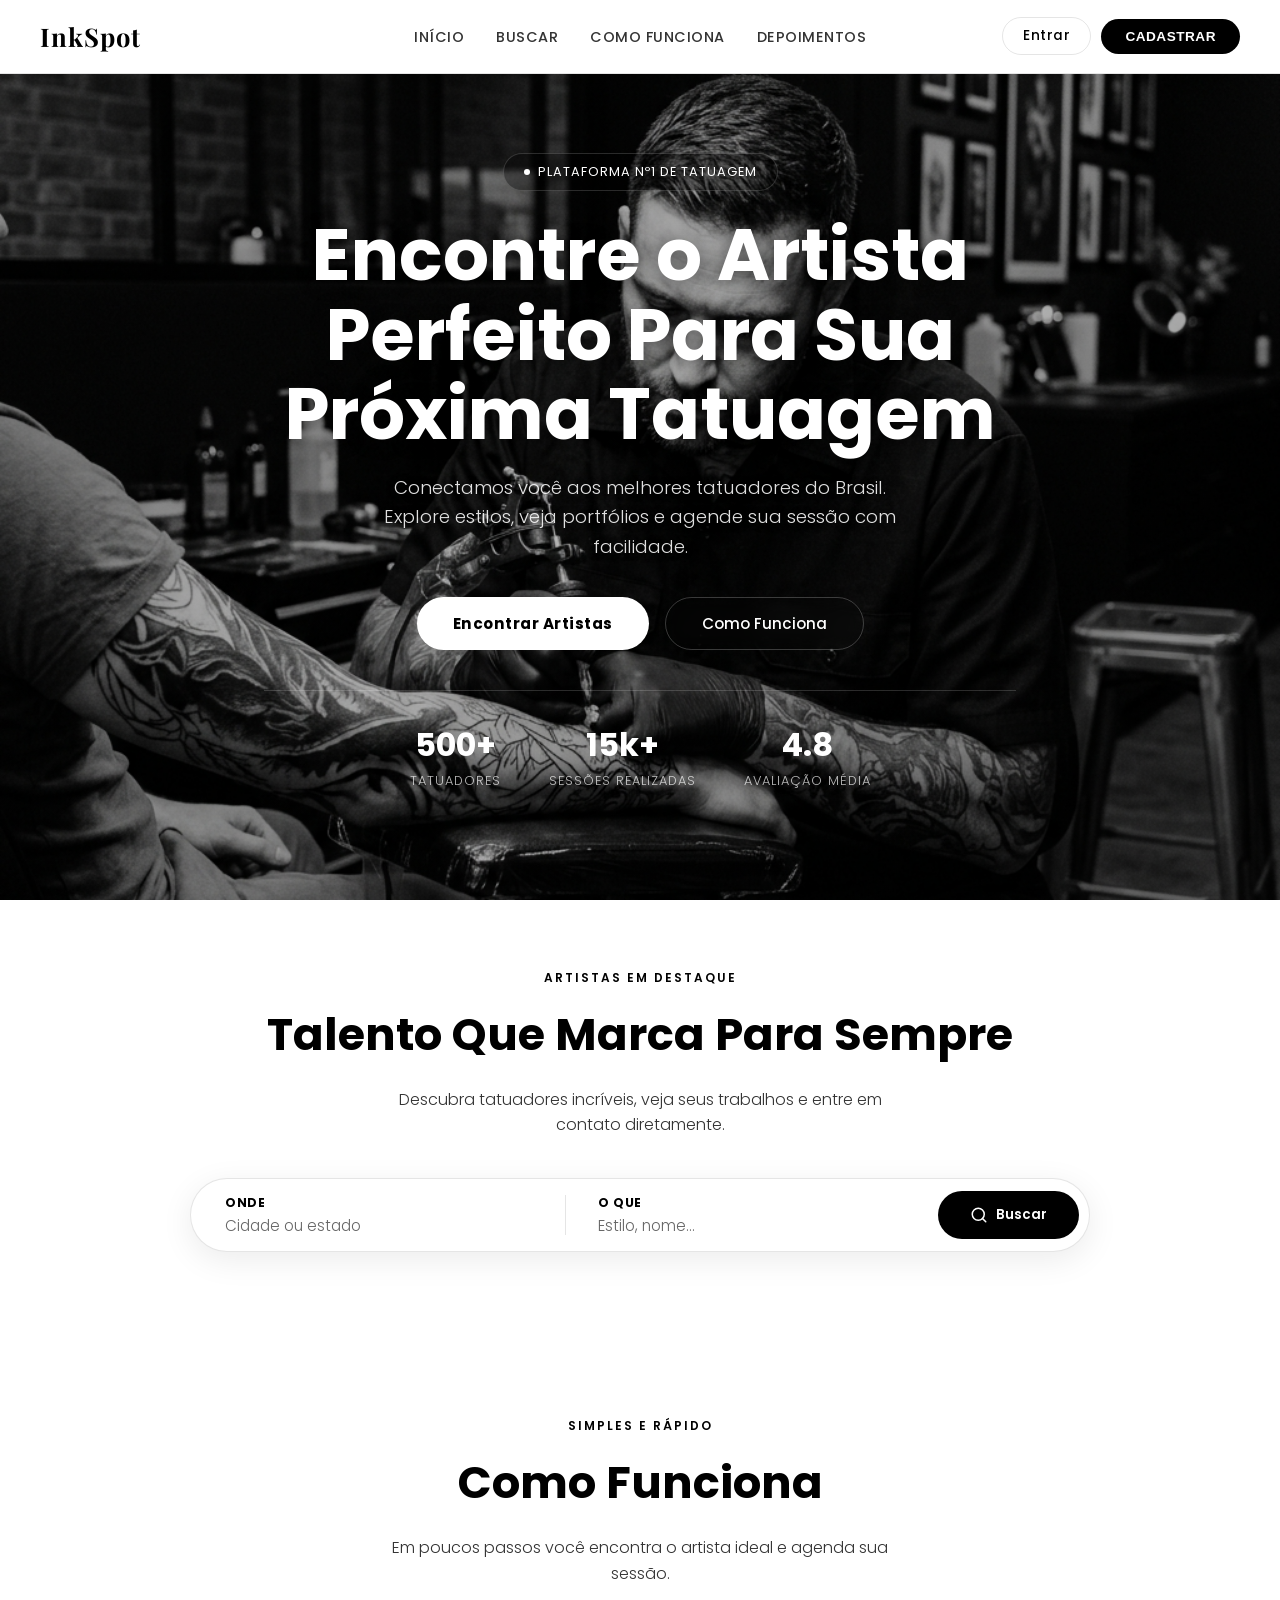
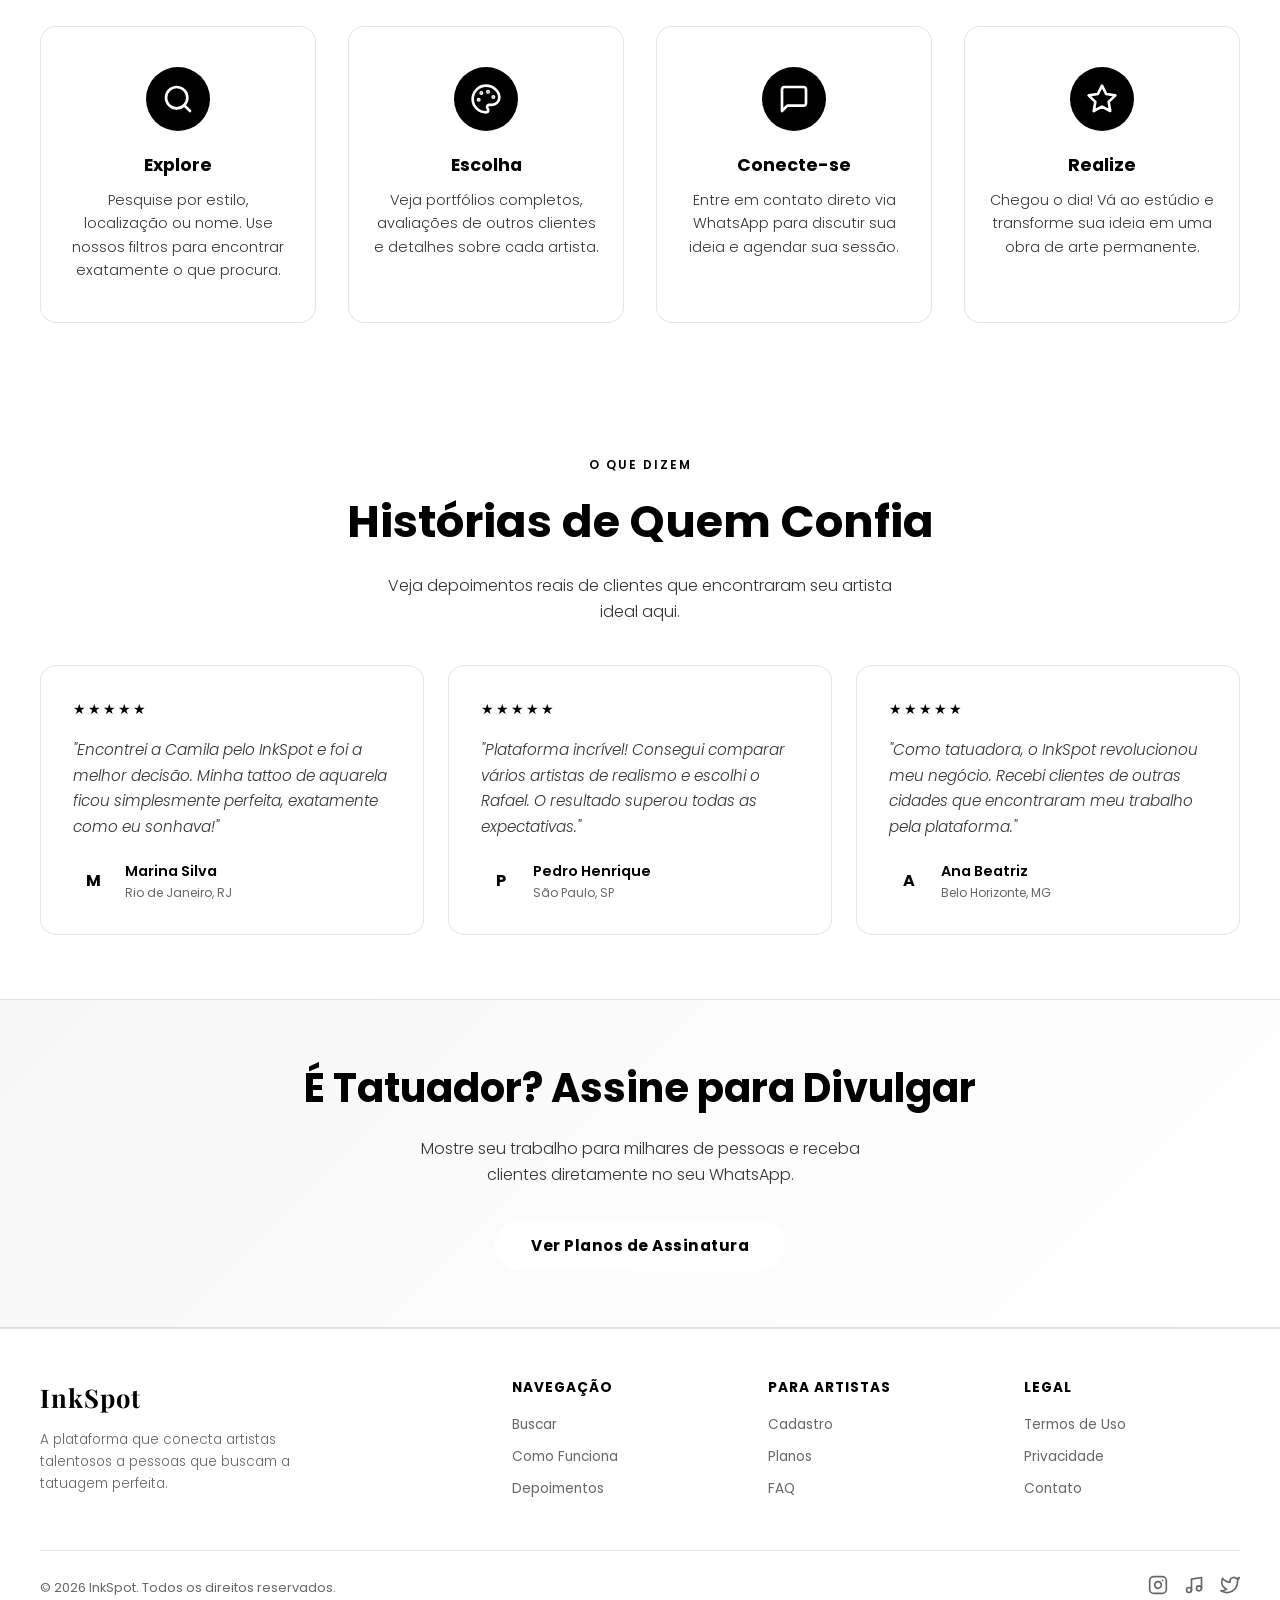
<file: PROJETO INTEGRADOR III/AppTatto/Index.html>
<!DOCTYPE html>
<html lang="pt-BR">

<head>
  <meta charset="UTF-8">
  <meta name="viewport" content="width=device-width, initial-scale=1.0">
  <meta name="description"
    content="InkSpot — Encontre os melhores tatuadores da sua região. Veja portfólios, avaliações e agende sua sessão.">
  <title>InkSpot — Encontre Tatuadores Incríveis</title>
  <link rel="stylesheet" href="styles.css">
</head>

<body>

  <!-- Navbar -->
  <nav class="navbar" id="navbar">
    <a href="#" class="nav-logo">Ink<span>Spot</span></a>
    <ul class="nav-links" id="navLinks"><li><a href="Index.html">Início</a></li><li><a href="buscar.html">Buscar</a></li>
      <li><a href="#how">Como Funciona</a></li>
      <li><a href="#testimonials">Depoimentos</a></li>
    </ul>
    <div class="nav-right">

      <div id="navAuthArea">
        <button class="nav-login-btn" onclick="openAuth('login')">Entrar</button>
        <button class="nav-cta" onclick="openAuth('register')">Cadastrar</button>
      </div>
      <button class="nav-toggle" id="navToggle" aria-label="Menu">
        <span></span><span></span><span></span>
      </button>
    </div>
  </nav>

  <!-- Hero -->
  <section class="hero" id="hero">
    <div class="hero-bg"></div>
    <div class="hero-content">
      <div class="hero-badge">Plataforma Nº1 de Tatuagem</div>
      <h1>Encontre o Artista Perfeito Para Sua Próxima Tatuagem</h1>
      <p>Conectamos você aos melhores tatuadores do Brasil. Explore estilos, veja portfólios e agende sua sessão com
        facilidade.</p>
      <div class="hero-actions">
        <button class="btn-primary" onclick="document.getElementById('artists').scrollIntoView({behavior:'smooth'})">Encontrar Artistas</button>
        <button class="btn-outline" onclick="document.getElementById('how').scrollIntoView({behavior:'smooth'})">Como
          Funciona</button>
      </div>
      <div class="hero-stats">
        <div class="hero-stat">
          <h3>500+</h3>
          <p>Tatuadores</p>
        </div>
        <div class="hero-stat">
          <h3>15k+</h3>
          <p>Sessões Realizadas</p>
        </div>
        <div class="hero-stat">
          <h3>4.8</h3>
          <p>Avaliação Média</p>
        </div>
      </div>
    </div>
  </section>

  <!-- Artists -->
  <section class="section" id="artists">
    <div class="section-header fade-in">
      <span class="section-tag">Artistas em Destaque</span>
      <h2>Talento Que Marca Para Sempre</h2>
      <p>Descubra tatuadores incríveis, veja seus trabalhos e entre em contato diretamente.</p>
    </div>
    <!-- Search Panel (Airbnb Style) -->
    <div class="search-panel fade-in">
      <div class="search-panel-field">
        <label for="cepInput">Onde</label>
        <input type="text" id="cepInput" placeholder="Cidade ou estado">
      </div>
      <div class="search-panel-divider"></div>
      <div class="search-panel-field">
        <label for="searchInput">O que</label>
        <input type="text" id="searchInput" placeholder="Estilo, nome...">
      </div>
      <div class="search-panel-actions">
        <button class="search-panel-btn" id="searchBtn">
          <svg width="18" height="18" viewBox="0 0 24 24" fill="none" stroke="currentColor" stroke-width="2" stroke-linecap="round" stroke-linejoin="round">
            <circle cx="11" cy="11" r="8"></circle>
            <line x1="21" y1="21" x2="16.65" y2="16.65"></line>
          </svg>
          Buscar
        </button>
      </div>
    </div>
  </section>

  <!-- How It Works -->
  <section class="section" id="how">
    <div class="section-header fade-in">
      <span class="section-tag">Simples e Rápido</span>
      <h2>Como Funciona</h2>
      <p>Em poucos passos você encontra o artista ideal e agenda sua sessão.</p>
    </div>
    <div class="steps-grid">
      <div class="step-card fade-in">
        <div class="step-icon"><svg width="32" height="32" viewBox="0 0 24 24" fill="none" stroke="currentColor"
            stroke-width="2" stroke-linecap="round" stroke-linejoin="round">
            <circle cx="11" cy="11" r="8"></circle>
            <line x1="21" y1="21" x2="16.65" y2="16.65"></line>
          </svg></div>
        <h3>Explore</h3>
        <p>Pesquise por estilo, localização ou nome. Use nossos filtros para encontrar exatamente o que procura.</p>
      </div>
      <div class="step-card fade-in">
        <div class="step-icon"><svg width="32" height="32" viewBox="0 0 24 24" fill="none" stroke="currentColor"
            stroke-width="2" stroke-linecap="round" stroke-linejoin="round">
            <circle cx="13.5" cy="6.5" r=".5" fill="currentColor"></circle>
            <circle cx="17.5" cy="10.5" r=".5" fill="currentColor"></circle>
            <circle cx="8.5" cy="7.5" r=".5" fill="currentColor"></circle>
            <circle cx="6.5" cy="12.5" r=".5" fill="currentColor"></circle>
            <path
              d="M12 2C6.5 2 2 6.5 2 12s4.5 10 10 10c.926 0 1.648-.746 1.648-1.688 0-.437-.18-.835-.437-1.125-.29-.289-.438-.652-.438-1.125a1.64 1.64 0 0 1 1.668-1.668h1.996c3.051 0 5.555-2.503 5.555-5.554C21.965 6.012 17.461 2 12 2z">
            </path>
          </svg></div>
        <h3>Escolha</h3>
        <p>Veja portfólios completos, avaliações de outros clientes e detalhes sobre cada artista.</p>
      </div>
      <div class="step-card fade-in">
        <div class="step-icon"><svg width="32" height="32" viewBox="0 0 24 24" fill="none" stroke="currentColor"
            stroke-width="2" stroke-linecap="round" stroke-linejoin="round">
            <path d="M21 15a2 2 0 0 1-2 2H7l-4 4V5a2 2 0 0 1 2-2h14a2 2 0 0 1 2 2z"></path>
          </svg></div>
        <h3>Conecte-se</h3>
        <p>Entre em contato direto via WhatsApp para discutir sua ideia e agendar sua sessão.</p>
      </div>
      <div class="step-card fade-in">
        <div class="step-icon"><svg width="32" height="32" viewBox="0 0 24 24" fill="none" stroke="currentColor"
            stroke-width="2" stroke-linecap="round" stroke-linejoin="round">
            <polygon
              points="12 2 15.09 8.26 22 9.27 17 14.14 18.18 21.02 12 17.77 5.82 21.02 7 14.14 2 9.27 8.91 8.26 12 2">
            </polygon>
          </svg></div>
        <h3>Realize</h3>
        <p>Chegou o dia! Vá ao estúdio e transforme sua ideia em uma obra de arte permanente.</p>
      </div>
    </div>
  </section>

  <!-- Testimonials -->
  <section class="section" id="testimonials">
    <div class="section-header fade-in">
      <span class="section-tag">O Que Dizem</span>
      <h2>Histórias de Quem Confia</h2>
      <p>Veja depoimentos reais de clientes que encontraram seu artista ideal aqui.</p>
    </div>
    <div class="testimonials-grid">
      <div class="testimonial-card fade-in">
        <div class="testimonial-stars">★★★★★</div>
        <blockquote>"Encontrei a Camila pelo InkSpot e foi a melhor decisão. Minha tattoo de aquarela ficou simplesmente
          perfeita, exatamente como eu sonhava!"</blockquote>
        <div class="testimonial-author">
          <div class="testimonial-author-avatar">M</div>
          <div class="testimonial-author-info">
            <p>Marina Silva</p>
            <p>Rio de Janeiro, RJ</p>
          </div>
        </div>
      </div>
      <div class="testimonial-card fade-in">
        <div class="testimonial-stars">★★★★★</div>
        <blockquote>"Plataforma incrível! Consegui comparar vários artistas de realismo e escolhi o Rafael. O resultado
          superou todas as expectativas."</blockquote>
        <div class="testimonial-author">
          <div class="testimonial-author-avatar">P</div>
          <div class="testimonial-author-info">
            <p>Pedro Henrique</p>
            <p>São Paulo, SP</p>
          </div>
        </div>
      </div>
      <div class="testimonial-card fade-in">
        <div class="testimonial-stars">★★★★★</div>
        <blockquote>"Como tatuadora, o InkSpot revolucionou meu negócio. Recebi clientes de outras cidades que
          encontraram meu trabalho pela plataforma."</blockquote>
        <div class="testimonial-author">
          <div class="testimonial-author-avatar">A</div>
          <div class="testimonial-author-info">
            <p>Ana Beatriz</p>
            <p>Belo Horizonte, MG</p>
          </div>
        </div>
      </div>
    </div>
  </section>

  <!-- CTA -->
  <section class="cta-section fade-in">
    <h2>É Tatuador? Assine para Divulgar</h2>
    <p>Mostre seu trabalho para milhares de pessoas e receba clientes diretamente no seu WhatsApp.</p>
    <button class="btn-primary" onclick="openAuth('register')">Ver Planos de Assinatura</button>
  </section>

  <!-- Footer -->
  <footer class="footer">
    <div class="footer-grid">
      <div class="footer-brand">
        <a href="#" class="nav-logo">Ink<span>Spot</span></a>
        <p>A plataforma que conecta artistas talentosos a pessoas que buscam a tatuagem perfeita.</p>
      </div>
      <div class="footer-col">
        <h4>Navegação</h4>
        <a href="buscar.html">Buscar</a>
        <a href="#how">Como Funciona</a>
        <a href="#testimonials">Depoimentos</a>
      </div>
      <div class="footer-col">
        <h4>Para Artistas</h4>
        <a href="#">Cadastro</a>
        <a href="#">Planos</a>
        <a href="#">FAQ</a>
      </div>
      <div class="footer-col">
        <h4>Legal</h4>
        <a href="#">Termos de Uso</a>
        <a href="#">Privacidade</a>
        <a href="#">Contato</a>
      </div>
    </div>
    <div class="footer-bottom">
      <span>© 2026 InkSpot. Todos os direitos reservados.</span>
      <div class="footer-socials">
        <a href="#" aria-label="Instagram"><svg width="20" height="20" viewBox="0 0 24 24" fill="none"
            stroke="currentColor" stroke-width="2" stroke-linecap="round" stroke-linejoin="round">
            <rect x="2" y="2" width="20" height="20" rx="5" ry="5"></rect>
            <path d="M16 11.37A4 4 0 1 1 12.63 8 4 4 0 0 1 16 11.37z"></path>
            <line x1="17.5" y1="6.5" x2="17.51" y2="6.5"></line>
          </svg></a>
        <a href="#" aria-label="TikTok"><svg width="20" height="20" viewBox="0 0 24 24" fill="none"
            stroke="currentColor" stroke-width="2" stroke-linecap="round" stroke-linejoin="round">
            <path d="M9 18V5l12-2v13"></path>
            <circle cx="6" cy="18" r="3"></circle>
            <circle cx="18" cy="16" r="3"></circle>
          </svg></a>
        <a href="#" aria-label="Twitter"><svg width="20" height="20" viewBox="0 0 24 24" fill="none"
            stroke="currentColor" stroke-width="2" stroke-linecap="round" stroke-linejoin="round">
            <path
              d="M23 3a10.9 10.9 0 0 1-3.14 1.53 4.48 4.48 0 0 0-7.86 3v1A10.66 10.66 0 0 1 3 4s-4 9 5 13a11.64 11.64 0 0 1-7 2c9 5 20 0 20-11.5a4.5 4.5 0 0 0-.08-.83A7.72 7.72 0 0 0 23 3z">
            </path>
          </svg></a>
      </div>
    </div>
  </footer>

  <!-- Modal -->
  <div class="modal-overlay" id="modalOverlay">
    <div class="modal" id="modalContent"></div>
  </div>

  <!-- Auth Modal -->
  <div class="modal-overlay" id="authOverlay">
    <div class="auth-modal" id="authModal"></div>
  </div>

  <script src="app.js"></script>
  <script src="auth.js"></script>
</body>

</html>
</file>
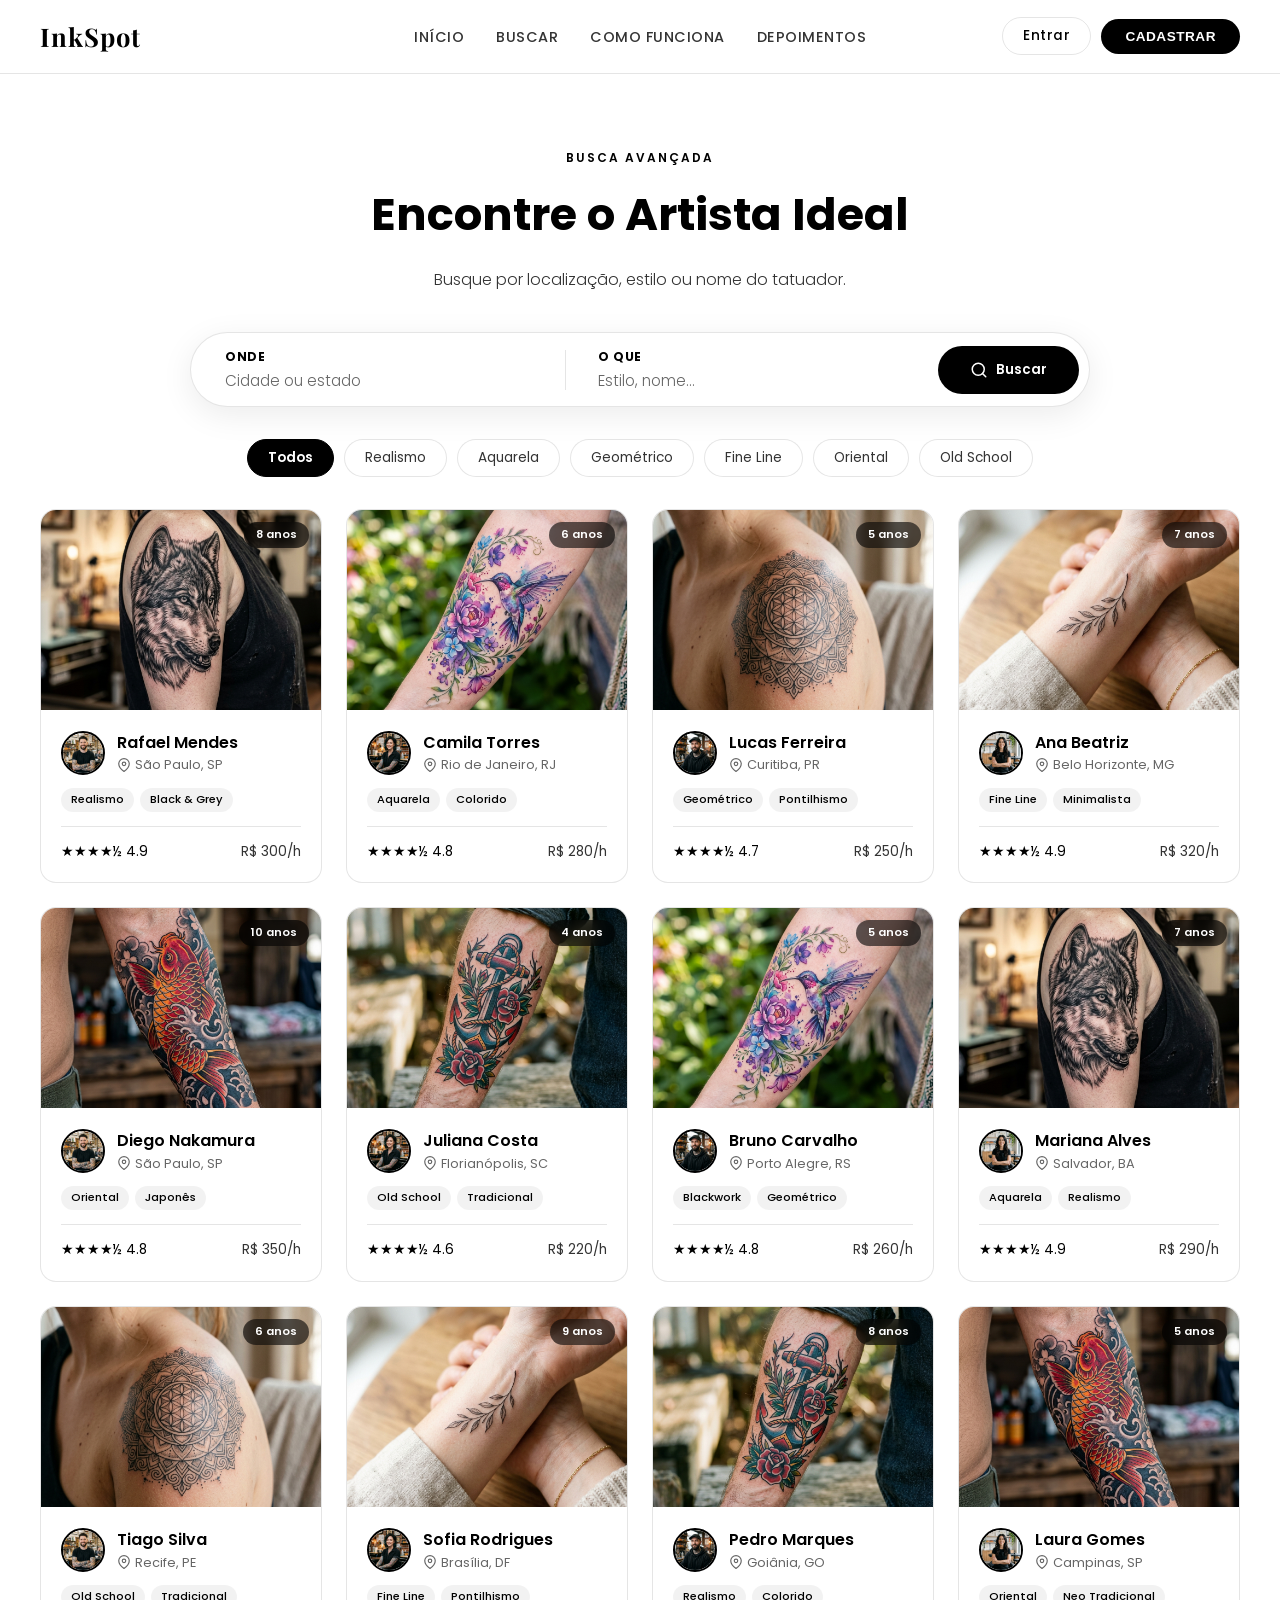
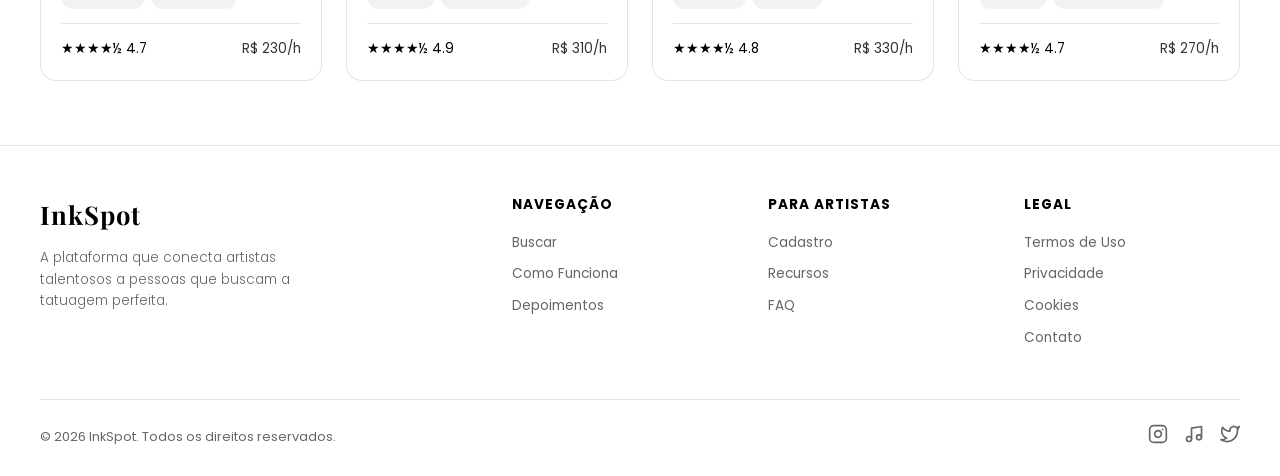
<file: PROJETO INTEGRADOR III/AppTatto/buscar.html>
<!DOCTYPE html>
<html lang="pt-BR">

<head>
  <meta charset="UTF-8">
  <meta name="viewport" content="width=device-width, initial-scale=1.0">
  <meta name="description"
    content="InkSpot — Encontre os melhores tatuadores da sua região. Veja portfólios, avaliações e agende sua sessão.">
  <title>Buscar Artistas — InkSpot</title>
  <link rel="stylesheet" href="styles.css">
</head>

<body>

  <!-- Navbar -->
  <nav class="navbar" id="navbar">
    <a href="Index.html" class="nav-logo">Ink<span>Spot</span></a>
    <ul class="nav-links" id="navLinks">
      <li><a href="Index.html">Início</a></li>
      <li><a href="buscar.html">Buscar</a></li>
      <li><a href="Index.html#how">Como Funciona</a></li>
      <li><a href="Index.html#testimonials">Depoimentos</a></li>
    </ul>
    <div class="nav-right">

      <div id="navAuthArea">
        <button class="nav-login-btn" onclick="openAuth('login')">Entrar</button>
        <button class="nav-cta" onclick="openAuth('register')">Cadastrar</button>
      </div>
      <button class="nav-toggle" id="navToggle" aria-label="Menu">
        <span></span><span></span><span></span>
      </button>
    </div>
  </nav>

  <!-- Hero Search -->
  <section class="section" id="artists" style="margin-top: 80px;">
    <div class="section-header fade-in">
      <span class="section-tag">Busca Avançada</span>
      <h2>Encontre o Artista Ideal</h2>
      <p>Busque por localização, estilo ou nome do tatuador.</p>
    </div>

    <!-- Search Panel (Airbnb Style) -->
    <div class="search-panel fade-in">
      <div class="search-panel-field">
        <label for="cepInput">Onde</label>
        <input type="text" id="cepInput" placeholder="Cidade ou estado">
      </div>
      <div class="search-panel-divider"></div>
      <div class="search-panel-field">
        <label for="searchInput">O que</label>
        <input type="text" id="searchInput" placeholder="Estilo, nome...">
      </div>
      <div class="search-panel-actions">
        <button class="search-panel-btn" id="searchBtn">
          <svg width="18" height="18" viewBox="0 0 24 24" fill="none" stroke="currentColor" stroke-width="2" stroke-linecap="round" stroke-linejoin="round">
            <circle cx="11" cy="11" r="8"></circle>
            <line x1="21" y1="21" x2="16.65" y2="16.65"></line>
          </svg>
          Buscar
        </button>
      </div>
    </div>

    <div class="style-filters fade-in">
      <button class="filter-btn active" data-style="all">Todos</button>
      <button class="filter-btn" data-style="realismo">Realismo</button>
      <button class="filter-btn" data-style="aquarela">Aquarela</button>
      <button class="filter-btn" data-style="geométrico">Geométrico</button>
      <button class="filter-btn" data-style="fine line">Fine Line</button>
      <button class="filter-btn" data-style="oriental">Oriental</button>
      <button class="filter-btn" data-style="old school">Old School</button>
    </div>
    <div class="artists-grid" id="artistsGrid"></div>
  </section>

  <!-- Footer -->
  <footer class="footer">
    <div class="footer-grid">
      <div class="footer-brand">
        <a href="Index.html" class="nav-logo">Ink<span>Spot</span></a>
        <p>A plataforma que conecta artistas talentosos a pessoas que buscam a tatuagem perfeita.</p>
      </div>
      <div class="footer-col">
        <h4>Navegação</h4>
        <a href="buscar.html">Buscar</a>
        <a href="Index.html#how">Como Funciona</a>
        <a href="Index.html#testimonials">Depoimentos</a>
      </div>
      <div class="footer-col">
        <h4>Para Artistas</h4>
        <a href="#">Cadastro</a>
        <a href="#">Recursos</a>
        <a href="#">FAQ</a>
      </div>
      <div class="footer-col">
        <h4>Legal</h4>
        <a href="#">Termos de Uso</a>
        <a href="#">Privacidade</a>
        <a href="#">Cookies</a>
        <a href="#">Contato</a>
      </div>
    </div>
    <div class="footer-bottom">
      <span>© 2026 InkSpot. Todos os direitos reservados.</span>
      <div class="footer-socials">
        <a href="#" aria-label="Instagram"><svg width="20" height="20" viewBox="0 0 24 24" fill="none"
            stroke="currentColor" stroke-width="2" stroke-linecap="round" stroke-linejoin="round">
            <rect x="2" y="2" width="20" height="20" rx="5" ry="5"></rect>
            <path d="M16 11.37A4 4 0 1 1 12.63 8 4 4 0 0 1 16 11.37z"></path>
            <line x1="17.5" y1="6.5" x2="17.51" y2="6.5"></line>
          </svg></a>
        <a href="#" aria-label="TikTok"><svg width="20" height="20" viewBox="0 0 24 24" fill="none"
            stroke="currentColor" stroke-width="2" stroke-linecap="round" stroke-linejoin="round">
            <path d="M9 18V5l12-2v13"></path>
            <circle cx="6" cy="18" r="3"></circle>
            <circle cx="18" cy="16" r="3"></circle>
          </svg></a>
        <a href="#" aria-label="Twitter"><svg width="20" height="20" viewBox="0 0 24 24" fill="none"
            stroke="currentColor" stroke-width="2" stroke-linecap="round" stroke-linejoin="round">
            <path
              d="M23 3a10.9 10.9 0 0 1-3.14 1.53 4.48 4.48 0 0 0-7.86 3v1A10.66 10.66 0 0 1 3 4s-4 9 5 13a11.64 11.64 0 0 1-7 2c9 5 20 0 20-11.5a4.5 4.5 0 0 0-.08-.83A7.72 7.72 0 0 0 23 3z">
            </path>
          </svg></a>
      </div>
    </div>
  </footer>

  <!-- Modal -->
  <div class="modal-overlay" id="modalOverlay">
    <div class="modal" id="modalContent"></div>
  </div>

  <!-- Auth Modal -->
  <div class="modal-overlay" id="authOverlay">
    <div class="auth-modal" id="authModal"></div>
  </div>

  <script src="app.js"></script>
  <script src="auth.js"></script>
</body>

</html>
</file>
<file: PROJETO INTEGRADOR III/AppTatto/styles.css>
@import url('https://fonts.googleapis.com/css2?family=Poppins:wght@300;400;500;600;700;800;900&family=Playfair+Display:ital,wght@0,700;1,700&display=swap');

*, *::before, *::after { margin: 0; padding: 0; box-sizing: border-box; }

:root {
  --bg-primary: #ffffff;
  --bg-secondary: #f4f4f5;
  --bg-card: #ffffff;
  --bg-glass: rgba(255, 255, 255, 0.8);
  --border-glass: rgba(0, 0, 0, 0.1);
  --text-primary: #000000;
  --text-secondary: #333333;
  --text-muted: #666666;
  --accent: #000000;
  --accent-glow: rgba(0, 0, 0, 0.15);
  --accent-2: #333333;
  --danger: #ff4757;
  --success: #2ed573;
  --radius: 16px;
  --radius-sm: 10px;
  --radius-full: 999px;
  --shadow: 0 8px 32px rgba(0, 0, 0, 0.08);
  --transition: 0.3s cubic-bezier(0.4, 0, 0.2, 1);
  --nav-bg: rgb(255, 255, 255);
  --nav-bg-scroll: rgba(255, 255, 255, 0.95);
  --hero-overlay: linear-gradient(135deg, rgba(0, 0, 0, 0.42) 0%, rgba(0, 0, 0, 0.28) 50%, rgba(0, 0, 0, 0.45) 100%);
  --gallery-overlay: rgba(255, 255, 255, 0.9);
  --mobile-nav-bg: rgba(255, 255, 255, 0.98);
  --card-hover-shadow: 0 12px 40px rgba(0, 0, 0, 0.12);
  --modal-overlay-bg: rgba(0, 0, 0, 0.6);
}



html { scroll-behavior: smooth; }

body {
  font-family: 'Poppins', sans-serif;
  background: var(--bg-primary);
  color: var(--text-primary);
  line-height: 1.6;
  overflow-x: hidden;
  min-height: 100vh;
}

::-webkit-scrollbar { width: 6px; }
::-webkit-scrollbar-track { background: transparent; }
::-webkit-scrollbar-thumb { background: var(--accent); border-radius: 3px; }

.navbar {
  position: fixed; top: 0; left: 0; right: 0; z-index: 1000;
  display: flex; align-items: center; justify-content: space-between;
  padding: 16px 40px;
  background: var(--nav-bg);
  backdrop-filter: blur(20px); -webkit-backdrop-filter: blur(20px);
  border-bottom: 1px solid var(--border-glass);
  transition: var(--transition);
}
.navbar.scrolled { background: var(--nav-bg-scroll); padding: 10px 40px; }
.nav-logo {
  font-family: 'Playfair Display', serif;
  font-size: 1.6rem; font-weight: 700; color: var(--accent);
  text-decoration: none; letter-spacing: 1px;
}
.nav-logo span { color: var(--text-primary); }
.nav-links { position: absolute; left: 50%; transform: translateX(-50%); display: flex; gap: 32px; list-style: none; }
.nav-links a {
  color: var(--text-secondary); text-decoration: none; font-weight: 500;
  font-size: 0.9rem; letter-spacing: 0.5px; text-transform: uppercase;
  transition: var(--transition); position: relative;
}
.nav-links a::after {
  content: ''; position: absolute; bottom: -4px; left: 0; width: 0; height: 2px;
  background: var(--accent); transition: var(--transition);
}
.nav-links a:hover { color: var(--accent); }
.nav-links a:hover::after { width: 100%; }
.nav-cta {
  background: var(--accent);
  color: #ffffff; border: none; padding: 10px 24px;
  border-radius: var(--radius-full); font-weight: 600; font-size: 0.85rem;
  cursor: pointer; letter-spacing: 0.5px; text-transform: uppercase;
  transition: var(--transition);
}
.nav-cta:hover { transform: translateY(-2px); box-shadow: 0 4px 20px var(--accent-glow); }
.nav-right { display: flex; align-items: center; gap: 12px; }
.theme-toggle {
  background: var(--bg-glass); border: 1px solid var(--border-glass);
  width: 40px; height: 40px; border-radius: 50%; cursor: pointer;
  display: flex; align-items: center; justify-content: center;
  font-size: 1.1rem; transition: var(--transition); color: var(--text-primary);
}
.theme-toggle:hover { border-color: var(--accent); background: var(--accent-glow); }
.nav-toggle { display: none; flex-direction: column; gap: 5px; cursor: pointer; background: none; border: none; padding: 4px; }
.nav-toggle span { width: 24px; height: 2px; background: var(--text-primary); transition: var(--transition); display: block; }
.nav-toggle.active span:nth-child(1) { transform: rotate(45deg) translate(5px, 5px); }
.nav-toggle.active span:nth-child(2) { opacity: 0; }
.nav-toggle.active span:nth-child(3) { transform: rotate(-45deg) translate(5px, -5px); }

.hero {
  position: relative; min-height: 100vh;
  display: flex; align-items: center; justify-content: center;
  overflow: hidden; padding-top: 80px;
}
.hero-bg {
  position: absolute; inset: 0;
  background: url('assets/images/hero-bg.png') center/cover no-repeat;
}
.hero-bg::after {
  content: ''; position: absolute; inset: 0;
  background: var(--hero-overlay);
}
.hero-content {
  position: relative; z-index: 2; text-align: center;
  max-width: 800px; padding: 0 24px;
  animation: fadeUp 1s ease-out;
}
.hero-badge {
  display: inline-flex; align-items: center; gap: 8px;
  background: rgba(0, 0, 0, 0.35); border: 1px solid rgba(255, 255, 255, 0.16);
  padding: 8px 20px; border-radius: var(--radius-full);
  font-size: 0.8rem; color: #ffffff; letter-spacing: 1px;
  text-transform: uppercase; margin-bottom: 24px;
}
.hero-badge::before { content: ''; width: 6px; height: 6px; background: #ffffff; border-radius: 50%; animation: pulse 2s infinite; }
.hero h1 {
  font-family: 'Poppins', sans-serif;
  font-size: clamp(2.5rem, 6vw, 4.5rem);
  line-height: 1.1; margin-bottom: 20px;
  color: #ffffff;
  text-shadow: 0 2px 18px rgba(0, 0, 0, 0.45);
  background: none;
  -webkit-text-fill-color: initial;
}
.hero p { color: rgba(255, 255, 255, 0.88); font-size: 1.15rem; max-width: 560px; margin: 0 auto 36px; font-weight: 300; text-shadow: 0 1px 10px rgba(0, 0, 0, 0.35); }
.hero-actions { display: flex; gap: 16px; justify-content: center; flex-wrap: wrap; }
.btn-primary {
  background: #ffffff;
  color: #000000; border: none; padding: 14px 36px;
  border-radius: var(--radius-full); font-weight: 700; font-size: 0.95rem;
  cursor: pointer; letter-spacing: 0.5px; transition: var(--transition);
  font-family: 'Poppins', sans-serif;
}
.btn-primary:hover { transform: translateY(-3px); box-shadow: 0 8px 30px var(--accent-glow); }
.btn-outline {
  background: transparent; color: #ffffff;
  border: 1px solid rgba(255, 255, 255, 0.22); padding: 14px 36px;
  border-radius: var(--radius-full); font-weight: 500; font-size: 0.95rem;
  cursor: pointer; transition: var(--transition); backdrop-filter: blur(10px);
  font-family: 'Poppins', sans-serif;
}
.btn-outline:hover { border-color: #ffffff; color: #ffffff; transform: translateY(-3px); }
.hero-stats {
  display: flex; justify-content: center; gap: 48px; margin-top: 40px;
  padding-top: 28px; border-top: 1px solid rgba(255, 255, 255, 0.16);
}
.hero-stat h3 { font-size: 2rem; color: #ffffff; font-weight: 700; }
.hero-stat p { font-size: 0.8rem; color: rgba(255, 255, 255, 0.72); text-transform: uppercase; letter-spacing: 1px; }

.section { padding: 64px 40px; max-width: 1280px; margin: 0 auto; }
.section-header { text-align: center; margin-bottom: 40px; }
.section-tag {
  display: inline-block; font-size: 0.75rem; text-transform: uppercase;
  letter-spacing: 2px; color: var(--accent); margin-bottom: 12px; font-weight: 600;
}
.section-header h2 {
  font-family: 'Poppins', sans-serif; font-size: clamp(1.8rem, 4vw, 2.8rem);
  margin-bottom: 16px;
}
.section-header p { color: var(--text-secondary); max-width: 520px; margin: 0 auto; font-weight: 300; }

.search-bar {
  display: flex; gap: 12px; max-width: 700px; margin: 0 auto 32px;
  background: var(--bg-glass); border: 1px solid var(--border-glass);
  border-radius: var(--radius-full); padding: 6px;
  backdrop-filter: blur(10px);
}
.search-bar input {
  flex: 1; background: transparent; border: none; outline: none;
  color: var(--text-primary); padding: 12px 20px; font-size: 0.95rem;
  font-family: 'Poppins', sans-serif;
}
.search-bar input::placeholder { color: var(--text-muted); }
.search-bar button {
  background: var(--accent);
  color: #ffffff; border: none; padding: 12px 28px;
  border-radius: var(--radius-full); font-weight: 600; cursor: pointer;
  transition: var(--transition); font-family: 'Poppins', sans-serif;
}
.search-bar button:hover { box-shadow: 0 4px 20px var(--accent-glow); }

.style-filters {
  display: flex; gap: 10px; justify-content: center; flex-wrap: wrap; margin-bottom: 32px;
}
.filter-btn {
  background: var(--bg-glass); border: 1px solid var(--border-glass);
  color: var(--text-secondary); padding: 8px 20px;
  border-radius: var(--radius-full); font-size: 0.85rem; cursor: pointer;
  transition: var(--transition); font-family: 'Poppins', sans-serif;
}
.filter-btn:hover, .filter-btn.active {
  background: var(--accent); color: #ffffff; border-color: var(--accent); font-weight: 600;
}

.artists-grid {
  display: grid;
  grid-template-columns: repeat(auto-fill, minmax(280px, 1fr));
  gap: 24px;
}
.artist-card {
  background: var(--bg-card);
  border: 1px solid var(--border-glass);
  border-radius: var(--radius);
  overflow: hidden; cursor: pointer;
  transition: var(--transition);
}
.artist-card:hover {
  transform: translateY(-8px);
  border-color: var(--accent);
  box-shadow: var(--card-hover-shadow);
}
.artist-card-img {
  position: relative; width: 100%; height: 200px; overflow: hidden;
}
.artist-card-img img { width: 100%; height: 100%; object-fit: cover; transition: var(--transition); }
.artist-card:hover .artist-card-img img { transform: scale(1.05); }
.artist-badge-overlay {
  position: absolute; top: 12px; right: 12px;
  background: rgba(0,0,0,0.6); backdrop-filter: blur(8px);
  padding: 4px 12px; border-radius: var(--radius-full);
  font-size: 0.7rem; color: #ffffff; font-weight: 600;
}
.artist-card-body { padding: 20px; }
.artist-card-header { display: flex; align-items: center; gap: 12px; margin-bottom: 12px; }
.artist-avatar {
  width: 44px; height: 44px; border-radius: 50%; object-fit: cover;
  border: 2px solid var(--accent);
}
.artist-card-name h3 { font-size: 1rem; font-weight: 600; }
.artist-card-name p { font-size: 0.8rem; color: var(--text-muted); }
.artist-card-tags { display: flex; gap: 6px; flex-wrap: wrap; margin-bottom: 14px; }
.tag {
  background: rgba(0,0,0,0.05); color: var(--accent);
  padding: 3px 10px; border-radius: var(--radius-full);
  font-size: 0.7rem; font-weight: 500;
}
.artist-card-footer {
  display: flex; justify-content: space-between; align-items: center;
  padding-top: 14px; border-top: 1px solid var(--border-glass);
}
.artist-rating { display: flex; align-items: center; gap: 4px; font-size: 0.85rem; color: var(--accent); }
.artist-price { font-size: 0.85rem; color: var(--text-secondary); }

.location-search {
  max-width: 800px; margin: 0 auto 48px;
  background: var(--bg-glass); border: 1px solid var(--border-glass);
  border-radius: var(--radius); padding: 24px;
  backdrop-filter: blur(10px);
}
.location-selects {
  display: flex; gap: 16px; align-items: flex-end; flex-wrap: wrap;
}
.location-field {
  flex: 1; min-width: 200px; display: flex; flex-direction: column; gap: 8px;
}
.location-field label {
  font-size: 0.85rem; color: var(--text-secondary); text-transform: uppercase; letter-spacing: 1px; font-weight: 500;
}
.location-field select {
  width: 100%; padding: 14px 20px; background: var(--bg-card);
  border: 1px solid var(--border-glass); border-radius: var(--radius-sm);
  color: var(--text-primary); font-family: 'Poppins', sans-serif;
  font-size: 0.95rem; outline: none; appearance: none;
  cursor: pointer; transition: var(--transition);
  background-image: url("data:image/svg+xml;charset=UTF-8,%3csvg xmlns='http://www.w3.org/2000/svg' viewBox='0 0 24 24' fill='none' stroke='currentColor' stroke-width='2' stroke-linecap='round' stroke-linejoin='round'%3e%3cpolyline points='6 9 12 15 18 9'%3e%3c/polyline%3e%3c/svg%3e");
  background-repeat: no-repeat; background-position: right 1rem center; background-size: 1em;
}
.location-field select:focus { border-color: var(--accent); }
.location-field select:disabled { opacity: 0.5; cursor: not-allowed; }
.location-field select option { background: var(--bg-secondary); color: var(--text-primary); }

.location-search-btn {
  padding: 14px 32px; height: 50px; white-space: nowrap; font-size: 0.95rem;
}

.popular-cities {
  margin-bottom: 48px;
}
.popular-cities-title {
  font-size: 1.1rem; color: var(--accent); margin-bottom: 16px; font-weight: 600; text-align: center;
}
.popular-cities-grid {
  display: flex; gap: 12px; justify-content: center; flex-wrap: wrap;
}
.popular-city-card {
  background: var(--bg-glass); border: 1px solid var(--border-glass);
  padding: 12px 24px; border-radius: var(--radius-full);
  cursor: pointer; transition: var(--transition);
  display: flex; align-items: center; gap: 8px;
}
.popular-city-card:hover {
  border-color: var(--accent); background: var(--accent-glow); transform: translateY(-2px);
}
.popular-city-card h4 { font-size: 0.9rem; font-weight: 500; }
.popular-city-card span { font-size: 0.75rem; color: var(--text-muted); background: var(--bg-card); padding: 2px 8px; border-radius: var(--radius-full); }

.location-results {
  display: none;
}
.location-results.active {
  display: block;
}

.steps-grid { display: grid; grid-template-columns: repeat(auto-fit, minmax(240px, 1fr)); gap: 32px; }
.step-card {
  text-align: center; padding: 40px 24px;
  background: var(--bg-glass); border: 1px solid var(--border-glass);
  border-radius: var(--radius); transition: var(--transition);
}
.step-card:hover { border-color: var(--accent); transform: translateY(-4px); box-shadow: var(--shadow); }
.step-icon {
  width: 64px; height: 64px; margin: 0 auto 20px;
  background: var(--accent);
  color: #ffffff;
  border-radius: 50%; display: flex; align-items: center; justify-content: center;
  font-size: 1.5rem;
}
.step-card h3 { margin-bottom: 10px; font-size: 1.1rem; }
.step-card p { color: var(--text-secondary); font-size: 0.9rem; font-weight: 300; }

.testimonials-grid { display: grid; grid-template-columns: repeat(auto-fit, minmax(300px, 1fr)); gap: 24px; }
.testimonial-card {
  background: var(--bg-glass); border: 1px solid var(--border-glass);
  border-radius: var(--radius); padding: 32px;
  transition: var(--transition);
}
.testimonial-card:hover { border-color: var(--accent); box-shadow: var(--shadow); }
.testimonial-stars { color: var(--accent); font-size: 0.9rem; margin-bottom: 16px; letter-spacing: 2px; }
.testimonial-card blockquote { font-size: 0.95rem; color: var(--text-secondary); font-style: italic; margin-bottom: 20px; font-weight: 300; line-height: 1.7; }
.testimonial-author { display: flex; align-items: center; gap: 12px; }
.testimonial-author-avatar { width: 40px; height: 40px; border-radius: 50%; background: var(--bg-card); display: flex; align-items: center; justify-content: center; font-weight: 700; color: var(--accent); font-size: 1rem; }
.testimonial-author-info p:first-child { font-weight: 600; font-size: 0.9rem; }
.testimonial-author-info p:last-child { font-size: 0.75rem; color: var(--text-muted); }

.cta-section {
  text-align: center; padding: 56px 40px;
  background: linear-gradient(135deg, rgba(0,0,0,0.03) 0%, transparent 100%);
  border-top: 1px solid var(--border-glass); border-bottom: 1px solid var(--border-glass);
}
.cta-section h2 { font-family: 'Poppins', sans-serif; font-size: clamp(1.8rem, 4vw, 2.5rem); margin-bottom: 16px; }
.cta-section p { color: var(--text-secondary); max-width: 480px; margin: 0 auto 32px; font-weight: 300; }

.plans-grid { display: grid; grid-template-columns: repeat(3, 1fr); gap: 24px; margin-top: 40px; }
.plan-card {
  background: var(--bg-card); border: 1px solid var(--border-glass);
  border-radius: var(--radius); padding: 32px 24px;
  display: flex; flex-direction: column; gap: 16px; position: relative;
  transition: var(--transition);
}
.plan-card:hover { transform: translateY(-4px); border-color: var(--accent); box-shadow: var(--shadow); }
.plan-card.featured {
  background: linear-gradient(180deg, rgba(0,0,0,0.02) 0%, var(--bg-card) 100%);
  border-color: var(--accent);
}
.plan-badge {
  position: absolute; top: -12px; left: 50%; transform: translateX(-50%);
  background: var(--accent); color: #ffffff; font-size: 0.75rem; font-weight: 700;
  padding: 4px 12px; border-radius: var(--radius-full); text-transform: uppercase; letter-spacing: 0.5px;
}
.plan-card h3 { font-size: 1.4rem; color: var(--text-primary); text-align: center; }
.plan-price { font-size: 2.2rem; font-weight: 700; color: var(--accent); text-align: center; font-family: 'Poppins', sans-serif; }
.plan-price span { font-size: 0.9rem; color: var(--text-muted); font-weight: 400; font-family: 'Poppins', sans-serif; }
.plan-features { list-style: none; margin: 16px 0; padding: 0; display: flex; flex-direction: column; gap: 12px; }
.plan-features li { display: flex; align-items: center; gap: 8px; font-size: 0.9rem; color: var(--text-secondary); }
.plan-features li::before { content: '✓'; color: var(--success); font-weight: 700; }

.footer {
  padding: 48px 40px 24px; border-top: 1px solid var(--border-glass);
  max-width: 1280px; margin: 0 auto;
}
.footer-grid { display: grid; grid-template-columns: 2fr 1fr 1fr 1fr; gap: 40px; margin-bottom: 40px; }
.footer-brand .nav-logo { display: inline-block; margin-bottom: 12px; }
.footer-brand p { color: var(--text-muted); font-size: 0.85rem; max-width: 280px; font-weight: 300; }
.footer-col h4 { color: var(--text-primary); font-size: 0.85rem; text-transform: uppercase; letter-spacing: 1px; margin-bottom: 16px; }
.footer-col a { display: block; color: var(--text-muted); text-decoration: none; font-size: 0.85rem; margin-bottom: 10px; transition: var(--transition); }
.footer-col a:hover { color: var(--accent); }
.footer-bottom {
  padding-top: 24px; border-top: 1px solid var(--border-glass);
  display: flex; justify-content: space-between; align-items: center;
  font-size: 0.8rem; color: var(--text-muted);
}
.footer-socials { display: flex; gap: 16px; }
.footer-socials a { color: var(--text-muted); text-decoration: none; font-size: 1.1rem; transition: var(--transition); }
.footer-socials a:hover { color: var(--accent); }

.modal-overlay {
  position: fixed; inset: 0; z-index: 2000;
  background: var(--modal-overlay-bg); backdrop-filter: blur(8px);
  display: none; align-items: center; justify-content: center;
  padding: 24px;
}
.modal-overlay.active { display: flex; }
.modal {
  background: var(--bg-secondary); border: 1px solid var(--border-glass);
  border-radius: var(--radius); max-width: 800px; width: 100%;
  max-height: 90vh; overflow-y: auto; position: relative;
  animation: modalIn 0.3s ease-out;
}
.modal-close {
  position: absolute; top: 16px; right: 16px; z-index: 10;
  background: rgba(0,0,0,0.5); border: none; color: #ffffff;
  width: 36px; height: 36px; border-radius: 50%; cursor: pointer;
  font-size: 1.2rem; display: flex; align-items: center; justify-content: center;
  transition: var(--transition);
}
.modal-close:hover { background: var(--danger); }
.modal-hero { position: relative; height: 280px; overflow: hidden; }
.modal-hero img { width: 100%; height: 100%; object-fit: cover; }
.modal-hero-gradient {
  position: absolute; bottom: 0; left: 0; right: 0; height: 120px;
  background: linear-gradient(to top, var(--bg-secondary), transparent);
}
.modal-body { padding: 0 32px 32px; margin-top: -40px; position: relative; z-index: 2; }
.modal-artist-info { display: flex; align-items: flex-end; gap: 16px; margin-bottom: 24px; }
.modal-avatar { width: 72px; height: 72px; border-radius: 50%; object-fit: cover; border: 3px solid var(--accent); }
.modal-artist-info h2 { font-size: 1.5rem; }
.modal-artist-info .modal-location { font-size: 0.85rem; color: var(--text-muted); }
.modal-stats { display: flex; gap: 24px; margin-bottom: 24px; }
.modal-stat {
  background: var(--bg-glass); border: 1px solid var(--border-glass);
  padding: 12px 20px; border-radius: var(--radius-sm); text-align: center;
  flex: 1;
}
.modal-stat h4 { font-size: 1.2rem; color: var(--accent); }
.modal-stat p { font-size: 0.75rem; color: var(--text-muted); text-transform: uppercase; }
.modal-section { margin-bottom: 24px; }
.modal-section h3 { font-size: 1rem; margin-bottom: 12px; color: var(--accent); }
.modal-section p { color: var(--text-secondary); font-size: 0.9rem; font-weight: 300; line-height: 1.7; }
.modal-gallery { display: grid; grid-template-columns: repeat(3, 1fr); gap: 8px; }
.modal-gallery img { width: 100%; aspect-ratio: 1; object-fit: cover; border-radius: var(--radius-sm); }
.modal-contact-btn {
  width: 100%; padding: 14px;
  background: var(--accent);
  color: #ffffff; border: none; border-radius: var(--radius-full);
  font-weight: 700; font-size: 1rem; cursor: pointer;
  transition: var(--transition); font-family: 'Poppins', sans-serif;
}
.modal-contact-btn:hover { box-shadow: 0 8px 30px var(--accent-glow); transform: translateY(-2px); }

@keyframes fadeUp { from { opacity: 0; transform: translateY(30px); } to { opacity: 1; transform: translateY(0); } }
@keyframes pulse { 0%, 100% { opacity: 1; } 50% { opacity: 0.4; } }
@keyframes modalIn { from { opacity: 0; transform: scale(0.95); } to { opacity: 1; transform: scale(1); } }

.fade-in { opacity: 0; transform: translateY(24px); transition: opacity 0.6s ease, transform 0.6s ease; }
.fade-in.visible { opacity: 1; transform: translateY(0); }

@media (max-width: 1024px) {
  .section { padding: 56px 28px; }
  .steps-grid { grid-template-columns: repeat(2, 1fr); }
  .footer-grid { grid-template-columns: 2fr 1fr 1fr; }
  .hero-stats { gap: 32px; }
  .modal-stats { gap: 12px; flex-wrap: wrap; }
  .modal-stat { min-width: calc(50% - 8px); }
}

@media (max-width: 768px) {
  .navbar { padding: 12px 20px; }
  .nav-links {
    display: none; position: fixed; top: 0; left: 0; right: 0; bottom: 0; transform: none;
    background: var(--mobile-nav-bg); flex-direction: column;
    align-items: center; justify-content: center; gap: 28px; z-index: 999;
  }
  .nav-links.open { display: flex; }
  .nav-links a { font-size: 1.2rem; }
  .nav-cta { display: none; }
  .nav-toggle { display: flex; z-index: 1001; }
  .section { padding: 48px 20px; }
  .section-header { margin-bottom: 28px; }
  .hero-content { padding: 0 16px; }
  .hero p { font-size: 1rem; }
  .hero-stats { gap: 20px; flex-wrap: wrap; justify-content: center; }
  .hero-stat { min-width: 80px; }
  .hero-stat h3 { font-size: 1.5rem; }
  .hero-stat p { font-size: 0.7rem; }
  .artists-grid { grid-template-columns: repeat(auto-fill, minmax(240px, 1fr)); gap: 16px; }
  .steps-grid { grid-template-columns: 1fr; gap: 16px; }
  .plans-grid { grid-template-columns: 1fr; gap: 24px; }
  .step-card { padding: 28px 20px; }
  .testimonials-grid { grid-template-columns: 1fr; }
  .footer-grid { grid-template-columns: 1fr 1fr; gap: 24px; }
  .footer-bottom { flex-direction: column; gap: 12px; text-align: center; }
  .modal { max-height: 95vh; }
  .modal-hero { height: 200px; }
  .modal-gallery { grid-template-columns: repeat(3, 1fr); }
  .modal-body { padding: 0 20px 20px; }
  .modal-stats { gap: 8px; }
  .modal-stat { padding: 10px 12px; }
  .modal-stat h4 { font-size: 1rem; }
  .search-bar { flex-direction: column; border-radius: var(--radius); }
  .search-bar button { border-radius: var(--radius-sm); }
  .cta-section { padding: 40px 20px; }
  .style-filters { gap: 8px; }
  .filter-btn { padding: 6px 14px; font-size: 0.8rem; }
}

@media (max-width: 480px) {
  .hero h1 { font-size: 1.8rem; }
  .hero p { font-size: 0.9rem; }
  .hero-actions { flex-direction: column; align-items: center; }
  .btn-primary, .btn-outline { width: 100%; text-align: center; }
  .hero-stats { gap: 16px; }
  .artists-grid { grid-template-columns: 1fr; }
  .footer-grid { grid-template-columns: 1fr; }
  .modal-gallery { grid-template-columns: repeat(2, 1fr); }
  .modal-artist-info { flex-direction: column; align-items: flex-start; }
  .modal-avatar { width: 56px; height: 56px; }
  .section-header h2 { font-size: 1.5rem; }
  .search-bar input { padding: 10px 16px; font-size: 0.9rem; }
  .nav-login-btn { display: none; }
  .nav-cta { display: none; }
  .nav-user-name { display: none; }
}

.auth-modal {
  background: var(--bg-secondary); border: 1px solid var(--border-glass);
  border-radius: var(--radius); max-width: 480px; width: 100%;
  max-height: 92vh; overflow-y: auto; position: relative;
  padding: 40px; animation: modalIn 0.3s ease-out;
}
.auth-header { text-align: center; margin-bottom: 28px; }
.auth-logo {
  font-family: 'Playfair Display', serif; font-size: 1.8rem;
  font-weight: 700; color: var(--accent); margin-bottom: 16px;
}
.auth-logo span { color: var(--text-primary); }
.auth-header h2 { font-size: 1.4rem; margin-bottom: 6px; }
.auth-header p { color: var(--text-muted); font-size: 0.9rem; font-weight: 300; }

.auth-tabs { display: flex; gap: 4px; margin-bottom: 24px; background: var(--bg-glass); border-radius: var(--radius-sm); padding: 4px; }
.auth-tab {
  flex: 1; padding: 10px; border: none; background: transparent;
  color: var(--text-secondary); font-family: 'Poppins', sans-serif;
  font-size: 0.9rem; font-weight: 500; cursor: pointer;
  border-radius: 8px; transition: var(--transition);
}
.auth-tab.active { background: var(--accent); color: #ffffff; font-weight: 600; }

.auth-form { display: flex; flex-direction: column; gap: 18px; }
.auth-field label { display: block; font-size: 0.8rem; font-weight: 500; color: var(--text-secondary); margin-bottom: 6px; text-transform: uppercase; letter-spacing: 0.5px; }
.auth-field input {
  width: 100%; padding: 12px 16px; background: var(--bg-glass);
  border: 1px solid var(--border-glass); border-radius: var(--radius-sm);
  color: var(--text-primary); font-family: 'Poppins', sans-serif;
  font-size: 0.95rem; transition: var(--transition); outline: none;
}
.auth-field input:focus { border-color: var(--accent); box-shadow: 0 0 0 3px var(--accent-glow); }
.auth-field input::placeholder { color: var(--text-muted); }

.auth-password-wrap { position: relative; }
.auth-password-wrap input { padding-right: 48px; }
.auth-eye {
  position: absolute; right: 12px; top: 50%; transform: translateY(-50%);
  background: none; border: none; cursor: pointer; font-size: 1rem;
  color: var(--text-muted); padding: 4px;
}

.auth-type-selector { margin-bottom: 4px; }
.auth-type-selector > label { display: block; font-size: 0.8rem; font-weight: 500; color: var(--text-secondary); margin-bottom: 10px; text-transform: uppercase; letter-spacing: 0.5px; }
.auth-type-options { display: grid; grid-template-columns: 1fr 1fr; gap: 12px; }
.auth-type-option { cursor: pointer; }
.auth-type-option input { display: none; }
.auth-type-card {
  display: flex; flex-direction: column; align-items: center; gap: 6px;
  padding: 16px 12px; background: var(--bg-glass);
  border: 2px solid var(--border-glass); border-radius: var(--radius-sm);
  transition: var(--transition); text-align: center;
}
.auth-type-option input:checked + .auth-type-card { border-color: var(--accent); background: rgba(0,0,0,0.05); }
.auth-type-icon { font-size: 1.6rem; }
.auth-type-label { font-weight: 600; font-size: 0.95rem; }
.auth-type-desc { font-size: 0.72rem; color: var(--text-muted); }

.auth-submit {
  width: 100%; padding: 14px;
  background: var(--accent);
  color: #ffffff; border: none; border-radius: var(--radius-full);
  font-weight: 700; font-size: 1rem; cursor: pointer;
  font-family: 'Poppins', sans-serif; transition: var(--transition);
  margin-top: 4px;
}
.auth-submit:hover { box-shadow: 0 8px 30px var(--accent-glow); transform: translateY(-2px); }

.auth-switch { text-align: center; font-size: 0.85rem; color: var(--text-muted); }
.auth-switch a { color: var(--accent); text-decoration: none; font-weight: 600; }
.auth-switch a:hover { text-decoration: underline; }

.auth-error {
  background: rgba(255,71,87,0.1); border: 1px solid rgba(255,71,87,0.3);
  color: var(--danger); padding: 10px 16px; border-radius: var(--radius-sm);
  font-size: 0.85rem; text-align: center;
}
@keyframes shake { 0%,100%{transform:translateX(0)} 25%{transform:translateX(-8px)} 75%{transform:translateX(8px)} }
.auth-error.shake { animation: shake 0.4s ease; }

.nav-login-btn {
  background: transparent; border: 1px solid var(--border-glass);
  color: var(--text-primary); padding: 8px 20px;
  border-radius: var(--radius-full); font-weight: 500; font-size: 0.85rem;
  cursor: pointer; font-family: 'Poppins', sans-serif;
  transition: var(--transition); letter-spacing: 0.5px;
}
.nav-login-btn:hover { border-color: var(--accent); color: var(--accent); }
#navAuthArea { display: flex; align-items: center; gap: 10px; }

.nav-user {
  position: relative; display: flex; align-items: center; gap: 8px;
  cursor: pointer; padding: 4px 12px 4px 4px;
  border-radius: var(--radius-full); transition: var(--transition);
  border: 1px solid transparent;
}
.nav-user:hover { border-color: var(--border-glass); background: var(--bg-glass); }
.nav-user-avatar {
  width: 34px; height: 34px; border-radius: 50%;
  background: var(--accent);
  color: #ffffff; display: flex; align-items: center; justify-content: center;
  font-weight: 700; font-size: 0.85rem;
}
.nav-user-name { font-size: 0.85rem; font-weight: 500; color: var(--text-primary); }

.nav-user-dropdown {
  position: absolute; top: calc(100% + 10px); right: 0;
  background: var(--bg-secondary); border: 1px solid var(--border-glass);
  border-radius: var(--radius-sm); min-width: 240px;
  box-shadow: var(--shadow); opacity: 0; visibility: hidden;
  transform: translateY(-8px); transition: var(--transition); z-index: 100;
}
.nav-user-dropdown.show { opacity: 1; visibility: visible; transform: translateY(0); }

.dropdown-header { display: flex; align-items: center; gap: 12px; padding: 16px; }
.dropdown-avatar {
  width: 40px; height: 40px; border-radius: 50%;
  background: var(--accent);
  color: #ffffff; display: flex; align-items: center; justify-content: center;
  font-weight: 700; font-size: 1rem;
}
.dropdown-name { font-weight: 600; font-size: 0.9rem; }
.dropdown-type { font-size: 0.75rem; color: var(--text-muted); }
.dropdown-divider { height: 1px; background: var(--border-glass); margin: 4px 0; }
.dropdown-item {
  display: flex; align-items: center; gap: 8px; padding: 10px 16px;
  color: var(--text-secondary); text-decoration: none; font-size: 0.85rem;
  transition: var(--transition);
}
.dropdown-item:hover { background: var(--bg-glass); color: var(--text-primary); }
.dropdown-logout:hover { color: var(--danger); }

.toast {
  position: fixed; bottom: 24px; left: 50%; transform: translateX(-50%) translateY(20px);
  background: var(--bg-secondary); border: 1px solid var(--border-glass);
  color: var(--text-primary); padding: 14px 28px;
  border-radius: var(--radius-full); font-size: 0.9rem; font-weight: 500;
  box-shadow: var(--shadow); z-index: 3000;
  opacity: 0; transition: var(--transition);
  backdrop-filter: blur(12px);
}
.toast.show { opacity: 1; transform: translateX(-50%) translateY(0); }

@media (max-width: 480px) {
  .auth-modal { padding: 24px 20px; margin: 12px; }
  .auth-type-options { grid-template-columns: 1fr; }
}

.search-panel {
  display: flex; align-items: center; background: var(--bg-primary); border: 1px solid var(--border-glass);
  border-radius: 999px; padding: 10px; max-width: 900px; margin: 0 auto 32px; box-shadow: var(--shadow);
  transition: var(--transition);
}
.search-panel:hover { box-shadow: 0 12px 40px rgba(0,0,0,0.15); border-color: var(--accent); }
.search-panel-field {
  display: flex; flex-direction: column; padding: 4px 24px; flex: 1; position: relative;
  border-radius: 999px; transition: var(--transition); cursor: text;
}
.search-panel-field:hover { background: var(--bg-glass); }
.search-panel-field label {
  font-size: 0.75rem; font-weight: 700; text-transform: uppercase; color: var(--text-primary);
  letter-spacing: 0.5px; margin-bottom: 2px; cursor: text;
}
.search-panel-field input {
  background: transparent; border: none; outline: none; font-size: 0.95rem; color: var(--text-secondary);
  font-family: 'Poppins', sans-serif; width: 100%; text-overflow: ellipsis;
}
.search-panel-field input::placeholder { color: var(--text-muted); font-weight: 300; }
.search-panel-divider { width: 1px; height: 40px; background: var(--border-glass); margin: 0 8px; }
.search-panel-actions { display: flex; align-items: center; gap: 8px; padding-left: 8px; }
.search-panel-btn {
  background: var(--accent); color: #ffffff;
  border: none; padding: 14px 32px; border-radius: 999px; font-weight: 600; cursor: pointer;
  transition: var(--transition); display: flex; align-items: center; gap: 8px; font-family: 'Poppins', sans-serif;
}
.search-panel-btn:hover { transform: scale(1.05); box-shadow: 0 4px 20px var(--accent-glow); }
.search-panel-location {
  background: var(--bg-glass); border: 1px solid var(--border-glass); width: 48px; height: 48px;
  border-radius: 50%; display: flex; align-items: center; justify-content: center; font-size: 1.2rem;
  cursor: pointer; transition: var(--transition); color: var(--text-primary);
}
.search-panel-location:hover { background: var(--bg-secondary); border-color: var(--accent); }
@media (max-width: 768px) {
  .search-panel { flex-direction: column; border-radius: var(--radius); padding: 16px; align-items: stretch; gap: 12px; }
  .search-panel-field { padding: 12px; border-radius: var(--radius-sm); }
  .search-panel-divider { width: 100%; height: 1px; margin: 0; }
  .search-panel-actions { flex-direction: column; padding-left: 0; }
  .search-panel-btn, .search-panel-location { width: 100%; justify-content: center; border-radius: var(--radius-sm); }
}
</file>
